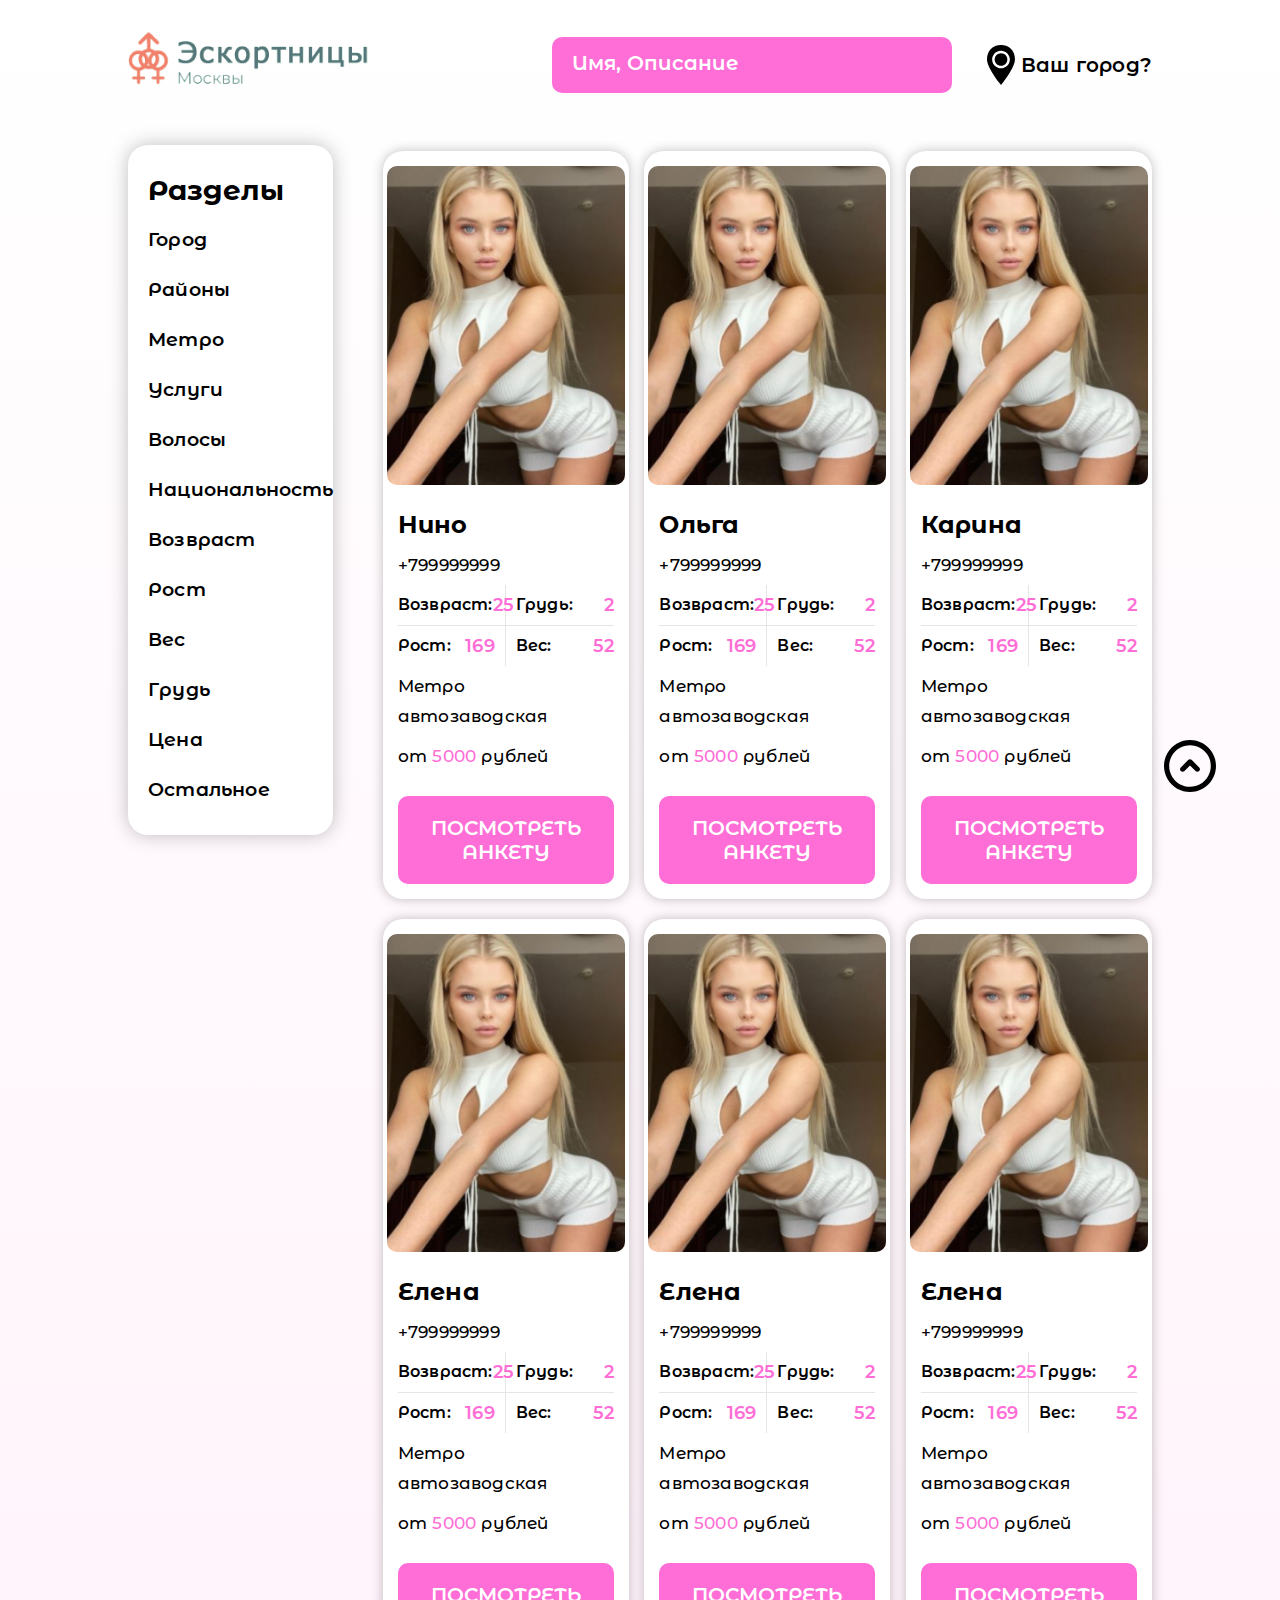
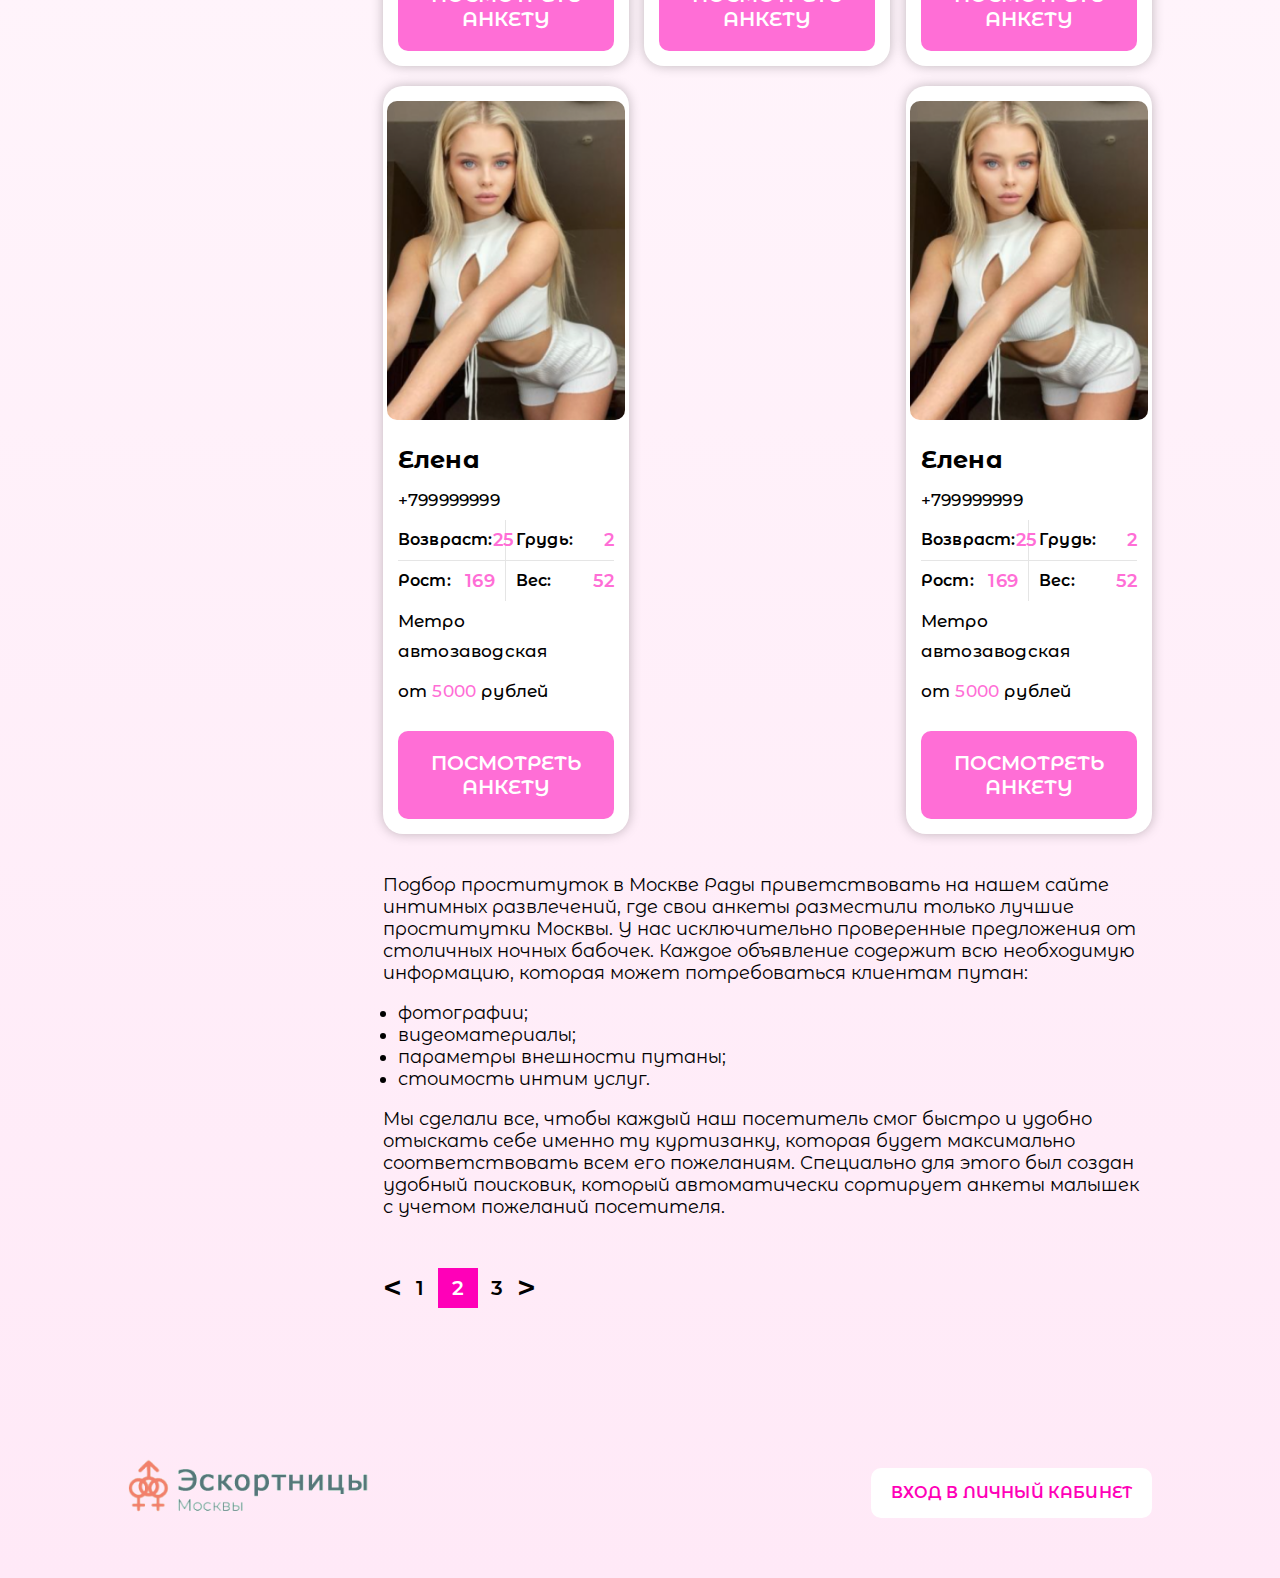
<file: index.html>
<!DOCTYPE html>
<html lang="en">
<head>
    <meta charset="UTF-8">
    <meta http-equiv="X-UA-Compatible" content="IE=edge">
    <meta name="viewport" content="width=device-width, initial-scale=1.0">
    <title>Document</title>
    <link rel="preconnect" href="https://fonts.googleapis.com">
    <link rel="preconnect" href="https://fonts.gstatic.com" crossorigin>
    <link href="https://fonts.googleapis.com/css2?family=Montserrat+Alternates:wght@300;400;500;600;700;800&display=swap"
        rel="stylesheet">
    <link rel="stylesheet" href="css/style.css">
    <script src="js/render.js" defer></script>
    <script src="js/main.js" defer></script>
</head>
<body>
    <header class="header">
        <div class="container ">
            <div class="header__block block">
                <a href="index.html" class="logo">
                    <img src="img/logo.png" alt="logo">
                </a>
                <div class="nav">
                    <input type="text" placeholder="Имя, Описание">
                    <a href="#" class="link nav__link">Ваш город?</a>
                </div>
                <!-- /.nav -->
            </div>
        </div>
        <!-- /.container -->
    </header>
    <!-- /.header -->
   <div class="container main1">
        <div class="col-3">                   
            <div class="panel__block">
                <div class="panel">
                    <h4 class="panel__title title">Разделы</h4>
                    <div class="panel__box">
                        <a href="#" class="link panel__link">Город</a>
                        <div class="panel__list">
                            <ul>
                                <li>Москва</li>
                                <li>Химки</li>
                                <li>Раменское</li>
                            </ul>
                        </div>
                        </div>
                        <!-- города -->
                        <div class="panel__box">
                            <a href="#" class="link panel__link">Районы</a>
                            <div class="panel__list">
                                <ul>
                                    <li>ВАО</li>
                                    <li>ЗАО</li>
                                    <li>Зеленоградский</li>
                                    <li>Новомосковский</li>
                                    <li>СВАО</li>
                                    <li>СЗАО</li>
                                    <li>ЮЗАО</li>
                                </ul>
                            </div>
                        </div>
                        <!-- районы -->
                        <div class="panel__box">
                            <a href="#" class="link panel__link">Метро</a>
                            <div class="panel__list">
                                <ul>
                                    <li>Авиамоторная</li>
                                    <li>Автозаводская</li>                                        
                                    <li>Багратионовская</li>
                                    <li>Баковка</li>
                                    <li>Балтийская</li>
                                    <li>Авиамоторная</li>
                                    <li>Автозаводская</li>
                                    <li>Багратионовская</li>
                                    <li>Баковка</li>
                                    <li>Балтийская</li>
                                    <li>Авиамоторная</li>
                                    <li>Автозаводская</li>
                                    <li>Багратионовская</li>
                                    <li>Баковка</li>
                                    <li>Балтийская</li>
                                    <li>Авиамоторная</li>
                                    <li>Автозаводская</li>
                                    <li>Багратионовская</li>
                                    <li>Баковка</li>
                                    <li>Балтийская</li>
                                    <li>Авиамоторная</li>
                                    <li>Автозаводская</li>
                                    <li>Багратионовская</li>
                                    <li>Баковка</li>
                                    <li>Авиамоторная</li>
                                    <li>Автозаводская</li>
                                    <li>Багратионовская</li>
                                    <li>Баковка</li>
                                    <li>Балтийская</li>
                                    <li>Авиамоторная</li>
                                    <li>Автозаводская</li>
                                    <li>Багратионовская</li>
                                    <li>Баковка</li>
                                    <li>Балтийская</li>
                                    <li>Авиамоторная</li>
                                    <li>Автозаводская</li>
                                    <li>Багратионовская</li>
                                    <li>Баковка</li>
                                </ul>
                            </div>
                        </div>
                        <!-- метро -->
                        <div class="panel__box">
                            <a href="#" class="link panel__link">Услуги</a>
                            <div class="panel__list">
                                <ul>
                                    <li><h4>ОСНОВНЫЕ</h4></li>
                                    <li>Классический секс</li>
                                    <li>Анальный секс</li>
                                    <li>Групповой секс</li>
                                    <li>Лесби</li>
                                    <li>Минет в презервативе</li>
                                    <li>Минет без презерватива</li>
                                    <li>Минет глубокий</li>
                                    <li>Минет в авто</li>
                                    <li>Куннилингус</li>
                                    <li>Двойное проникновение</li>
                                    <li>Игрушки</li>
                                    <li>Фетиш</li>

                                    <li><h4>ЭКСТРИМ</h4></li>
                                    <li>Золотой дождь выдача</li>
                                    <li>Золотой дождь прием</li>
                                    <li>Страпон</li>                                        
                                    <li>Фистинг классический</li>
                                    <li>Фистинг анальный</li>
                                    <li>Анилингус</li>  
                                    <li>Бандаж</li>                                      
                                    <li>Бдсм</li>
                                    <li>Госпожа</li>
                                    <li>Рабыня</li>
                                    <li>Ролевые игры</li>
                                    
                                    <li><h4>ДОПОЛНИТЕЛЬНО</h4></li>
                                    <li>Стриптиз</li>     
                                    <li>Эротический массаж</li>   
                                    <li>Эскорт</li>    
                                    <li>Семейным парам</li>
                                    <li>Копро</li>                            
                                    <li>Окончание на лицо</li>
                                    <li>Окончание в рот</li>
                                    
                                </ul>
                            </div>
                        </div>
                        <!-- услуги -->
                        <div class="panel__box">
                            <a href="#" class="link panel__link">Волосы</a>
                            <div class="panel__list">
                                <ul>
                                    <li>Блондинки</li>
                                    <li>Брюнетки</li>
                                    <li>Рыжие</li>
                                    <li>Шатенки</li>
                                    <li>Русые</li>
                                </ul>
                            </div>
                        </div>
                        <!-- волосы -->
                        <div class="panel__box">
                            <a href="#" class="link panel__link">Национальность</a>
                            <div class="panel__list">
                                <ul>
                                    <li>Русские</li>
                                    <li>Украинки</li>
                                    <li>Узбечки</li>
                                    <li>Армянки</li>
                                    <li>Азиатки</li>
                                    <li>Негритянки</li>
                                </ul>
                            </div>
                        </div>
                        <!-- Национальность -->
                        <div class="panel__box">
                            <a href="#" class="link panel__link">Возвраст</a>
                            <div class="panel__list">
                                <ul>
                                    <li>Юные</li>
                                    <li>Молодые</li>
                                    <li>Опытные</li>
                                    <li>Взрослые</li>
                                    <li>Зрелые</li>
                                    <li>Старые</li>
                                </ul>
                            </div>
                        </div>
                        <!-- Возвраст -->
                        <div class="panel__box">
                            <a href="#" class="link panel__link">Рост</a>
                            <div class="panel__list">
                                <ul>
                                    <li>Миниатюрные</li>
                                    <li>Среднего роста</li>
                                    <li>Высокие</li>
                                </ul>
                            </div>
                        </div>
                        <!-- Рост -->
                        <div class="panel__box">
                            <a href="#" class="link panel__link">Вес</a>
                            <div class="panel__list">
                                <ul>
                                    <li>Худые</li>
                                    <li>Толстые</li>
                                </ul>
                            </div>
                        </div>
                        <!-- Вес -->
                        <div class="panel__box">
                            <a href="#" class="link panel__link">Грудь</a>
                            <div class="panel__list">
                                <ul>
                                    <li>С большой грудью</li>
                                    <li>С маленькой грудь</li>
                                </ul>
                            </div>
                        </div>
                        <!-- Грудь -->
                        <div class="panel__box">
                            <a href="#" class="link panel__link">Цена</a>
                            <div class="panel__list">
                                <ul>
                                    <li>Дешевые</li>
                                    <li>Недорогие</li>
                                    <li>Дорогие</li>
                                    <li>Элитные</li>
                                    <li>VIP</li>
                                    <li>Модели</li>
                                </ul>
                            </div>
                        </div>
                        <!-- Цена -->
                        <div class="panel__box">
                            <a href="#" class="link panel__link">Остальное</a>
                            <div class="panel__list">
                                <ul>
                                    <li>Проверенные</li>
                                    <li>На выезд</li>                                            
                                    <li>Есть видео</li>
                                    <li>Новые</li>
                                    <li>В апартаментах</li>
                                    <li>На час</li>
                                    <li>На ночь</li>
                                    <li>Трансы</li>
                                    <li>Без ретуши</li>
                                </ul>
                            </div>
                        </div>
                        <!-- Остальное -->
                        <div class="panel__close"></div>
                </div>
                <!-- /.panel -->
            </div>
            <!-- /.panel__block -->                        
        </div> 
        <div class="col-7">
            <div class="catalog">
                <div class="cards block">
                    
                </div>
                <!-- /.cards col-8 -->
                <div class="text">
                    <p>Подбор проституток в Москве
                    Рады приветствовать на нашем сайте интимных развлечений, где свои анкеты разместили только лучшие проститутки Москвы. У
                    нас исключительно проверенные предложения от столичных ночных бабочек. Каждое объявление содержит всю необходимую
                    информацию, которая может потребоваться клиентам путан:</p>
                    <p>
                        <ul>
                            <li>фотографии;</li>
                            <li>видеоматериалы;</li>
                            <li>параметры внешности путаны;</li>
                            <li>стоимость интим услуг.</li>
                        </ul>
                    </p>
                    
                    <p>
                    Мы сделали все, чтобы каждый наш посетитель смог быстро и удобно отыскать себе именно ту куртизанку, которая будет
                    максимально соответствовать всем его пожеланиям. Специально для этого был создан удобный поисковик, который
                    автоматически сортирует анкеты малышек с учетом пожеланий посетителя.</p>
                </div>
                <div class="pagi">
                    <a href="#" class="pagi__btn"><</a>
                            <a href="#" class="pagi__num">1</a>
                            <a href="#" class="pagi__num activa__numb">2</a>
                            <a href="#" class="pagi__num">3</a>
                            <a href="#" class="pagi__btn">></a>

                </div>
                <!-- /.pagi -->
            </div>
            <!-- /.catalog -->
            
        </div>
        
   </div>
   <footer class="footer">
    <div class="container">
        <div class="block footer__block">
            <a href="index.html" class="logo">
                <img src="img/logo.png" alt="logo">
            </a>
            <a href="#" class="btn btn__footer">ВХОД В ЛИЧНЫЙ КАБИНЕТ</a>
        </div>
        <!-- /.block footer__block -->
    </div>
    <!-- /.container -->
   </footer>
   <!-- /.footer -->
<div class="up"></div>
</body>
</html>
</file>
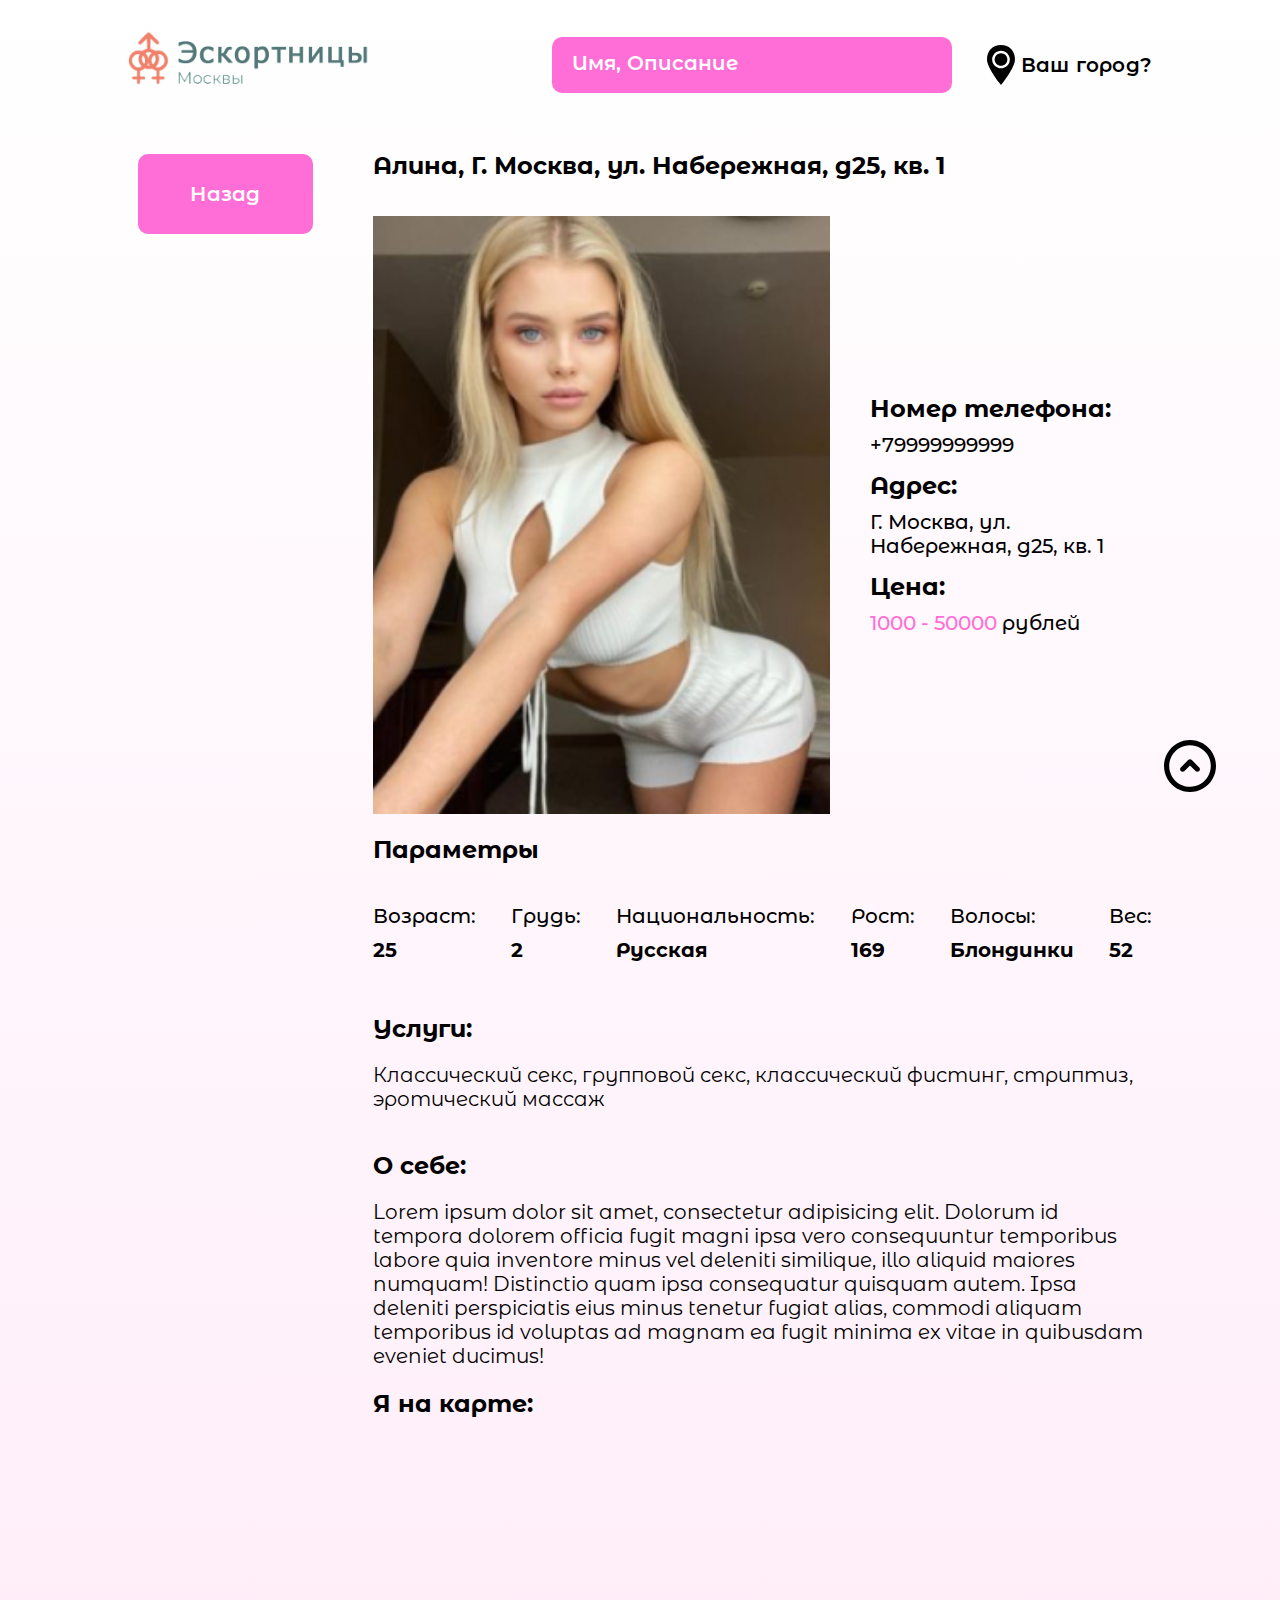
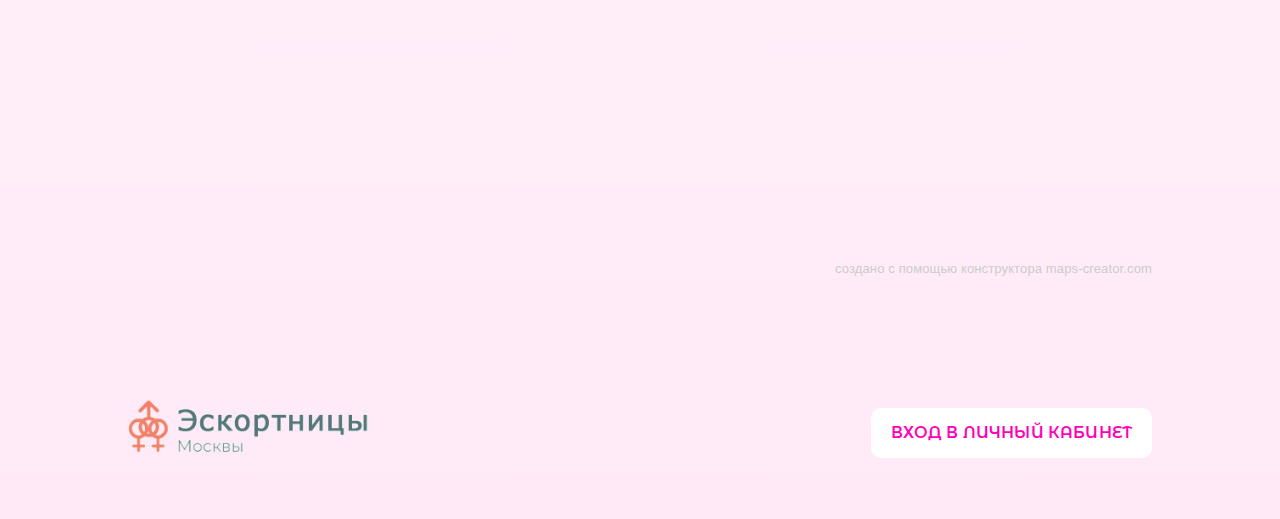
<file: show.html>
<!DOCTYPE html>
<html lang="en">
<head>
    <meta charset="UTF-8">
    <meta http-equiv="X-UA-Compatible" content="IE=edge">
    <meta name="viewport" content="width=device-width, initial-scale=1.0">
    <title>Document</title>
    <link rel="preconnect" href="https://fonts.googleapis.com">
    <link rel="preconnect" href="https://fonts.gstatic.com" crossorigin>
    <link href="https://fonts.googleapis.com/css2?family=Montserrat+Alternates:wght@300;400;500;600;700;800&display=swap"
        rel="stylesheet">
    <link rel="stylesheet" href="css/style.css">
    <script src="js/main.js" defer></script>
</head>
<body>
    <header class="header">
        <div class="container ">
            <div class="header__block block">
                <a href="index.html" class="logo">
                    <img src="img/logo.png" alt="logo">
                </a>
                <div class="nav">
                    <input type="text" placeholder="Имя, Описание">
                    <a href="#" class="link nav__link">Ваш город?</a>
                </div>
                <!-- /.nav -->
            </div>
        </div>
        <!-- /.container -->
    </header>
    <!-- /.header -->
   <div class="container main1">
        <div class="col-3">
            <a href="./index.html" class="btn btn__back">Назад</a>
        </div> 
        <div class="col-7">
            <h2 class="header__title">Алина, Г. Москва, ул. Набережная, д25, кв. 1 </h2>
            <div class="info">
                <div class="info__slider">
                    <div class="info__slide"><img class="info__img" src="img/girl.png" alt="Алина"></div>
                </div>
                <div class="info__content">
                    <div class="info__content__block">
                        <h2 class="info__content__title">Номер телефона:</h2>
                        <span class="info__content__text">+79999999999</span>
                    </div>
                    <div class="info__content__block">
                        <h2 class="info__content__title">Адрес:</h2>
                        <span class="info__content__text">Г. Москва, ул. Набережная, д25, кв. 1</span>
                    </div>
                    <div class="info__content__block">
                        <h2 class="info__content__title">Цена:</h2>
                        <span class="info__content__text"><span class="color">1000 - 50000</span> рублей</span>
                    </div>
                </div>
            </div>
            <h2 class="info__title">Параметры</h2>
            <div class="parameters">
                <div class="parameters__block">
                    <span class="parameters__name">Возраст:</span>
                    <span class="parameters__info">25</span>
                </div>
                <!-- /.parameters__block -->
                <div class="parameters__block">
                    <span class="parameters__name">Грудь:</span>
                    <span class="parameters__info">2</span>
                </div>
                <!-- /.parameters__block -->
                <div class="parameters__block">
                    <span class="parameters__name">Национальность:</span>
                    <span class="parameters__info">Русская</span>
                </div>
                <!-- /.parameters__block -->
                <div class="parameters__block">
                    <span class="parameters__name">Рост:</span>
                    <span class="parameters__info">169</span>
                </div>
                <!-- /.parameters__block -->
                <div class="parameters__block">
                    <span class="parameters__name">Волосы:</span>
                    <span class="parameters__info">Блондинки</span>
                </div>
                <!-- /.parameters__block -->
                <div class="parameters__block">
                    <span class="parameters__name">Вес:</span>
                    <span class="parameters__info">52</span>
                </div>
                <!-- /.parameters__block -->
                
            </div>
            <!-- /.parameters -->
            <div class="about">
                <h2 class="about__title">Услуги:</h2>
                <span class="about__text">Классический секс, групповой секс, классический фистинг, стриптиз, эротический
                    массаж</span>
            </div>
            <!-- /.parameters__block -->
            <div class="about">
                <h2 class="about__title">О себе:</h2>
                <span class="about__text">Lorem ipsum dolor sit amet, consectetur adipisicing elit. Dolorum id tempora dolorem officia fugit magni ipsa vero consequuntur temporibus labore quia inventore minus vel deleniti similique, illo aliquid maiores numquam!
                Distinctio quam ipsa consequatur quisquam autem. Ipsa deleniti perspiciatis eius minus tenetur fugiat alias, commodi aliquam temporibus id voluptas ad magnam ea fugit minima ex vitae in quibusdam eveniet ducimus!</span>
            </div>
            <!-- /.about -->
            
            <h2 class="info__title">Я на карте:</h2>
            <div class="map">
            <!-- Этот блок кода нужно вставить в ту часть страницы, где вы хотите разместить карту (начало) -->
            <div style="width: auto;height: 400px" id="map970a7gva"></div>
            <script>function YandexReadyHandler970a7gva() {
                    var map = new ymaps.Map("map970a7gva", {
                        center: [55.59413333691615, 38.39685820834704],
                        zoom: 10,
                        controls: ["zoomControl", "typeSelector"],
                        type: "yandex#map"
                    }, {
                        suppressMapOpenBlock: true
                    });
                    map.geoObjects.add(new ymaps.GeoObject({
                        geometry: {
                            type: "Point",
                            coordinates: [55.59160589303432, 38.30255888495588],
                            hideIconOnBalloonOpen: false
                        },
                        properties: {
                            balloonContent: decodeURIComponent("%3Cp%3E%D0%AF%20%D0%B7%D0%B4%D0%B5%D1%81%D1%8C%3C%2Fp%3E"),
                            iconCaption: decodeURIComponent("%D0%AF%20%D0%B7%D0%B4%D0%B5%D1%81%D1%8C"),
                            hintCaption: decodeURIComponent("%D0%AF%20%D0%B7%D0%B4%D0%B5%D1%81%D1%8C"),
                        }
                    }, {
                        preset: "islands#blackDotIconWithCaption",
                    })
                    ); return map;
                }</script>
            <script src="//api-maps.yandex.ru/2.1/?apikey=YOUR_API_KEY&lang=ru&onload=YandexReadyHandler970a7gva"
                type="text/javascript"></script>
            <div style="text-align: right;"><a href="https://maps-creator.com" target="_blank"
                    style="color: #ccc; font: 13px Arial, Helvetica, sans-serif;">создано с помощью конструктора
                    maps-creator.com</a></div>
            <!-- Этот блок кода нужно вставить в ту часть страницы, где вы хотите разместить карту (конец) -->
            </div>
        </div>
        <div class="up"></div>
   </div>
    <footer class="footer">
        <div class="container">
            <div class="block footer__block">
                <a href="index.html" class="logo">
                    <img src="img/logo.png" alt="logo">
                </a>
                <a href="#" class="btn btn__footer">ВХОД В ЛИЧНЫЙ КАБИНЕТ</a>
            </div>
            <!-- /.block footer__block -->
        </div>
        <!-- /.container -->
    </footer>
</body>
</html>
</file>
<file: css/style.css>
*{
    box-sizing: border-box;
    margin: 0;
    padding: 0;
    font-family: 'Montserrat Alternates', sans-serif;
    
}
body{
    background: linear-gradient(180deg, #FFFFFF 0%, #FFE9F7 100%);
    box-shadow: 0px 4px 4px rgba(0, 0, 0, 0.25);
}
.container{
    max-width: 1400px;
    width: 100%;
    margin: auto;
}

.logo > img{
    width: 85%;
}
.m-2{
    padding: 20px 0;
}
a{
    text-decoration: none;
    cursor: pointer;
    color: black;
    font-weight: 600;
    font-size: 20px;
    letter-spacing: 0.01em;
    line-height: 40px;
}
input{
    border:none;
    outline: none;
    padding: 20px 20px;
    background: #ff6ed6;
    border-radius: 10px;
}
input::placeholder{
    font-weight: 600;
    font-size: 20px;
    color: #FFFFFF;
}
.title{
    font-weight: 700;
    font-size: 28px;
    line-height: 50px;
}
.color{
    color: #ff6ed6;
}
.btn{
    border: none;
    outline: none;
    cursor: pointer;
    background: #ff6ed6;
    color: #fff;
    font-weight: 600;
    font-size: 20px;
    padding: 20px;
    border-radius: 10px;
}
.block{
    display: flex;
    justify-content: space-between;
    flex-wrap: wrap;
}
.main1{
    display: flex;
    justify-content: flex-end;
    align-items: stretch;
}
.col-3{
    padding: 20px 0;
    width: 20%;
    
}
.col-7{
    padding-top: 50px;
    padding-bottom: 20px;
    width: 80%;
    margin-left: 50px;
}
.header__block{
    padding-top: 30px;
}
.nav{
    max-width: 600px;
    width: 100%;
    display: flex;
    align-items: center;
    justify-content: space-between;
}
.nav > input{
    max-width: 400px;
    width: 100%;
}
.nav__link{
    display: flex;
    background: url('../img/location.svg') no-repeat left;
    padding-left: 40px;
}

.main{
    padding-top: 50px;
    padding-bottom: 50px;
    display: flex;
    justify-content: space-around;
    align-items: flex-start;
}
.panel{
    padding: 20px 20px;
    display: flex;
    flex-direction: column;
    background: rgb(255, 255, 255);
    box-shadow: 0px 0px 19px rgba(0, 0, 0, 0.25);
    width: 100%;
    margin-top: 30px;
    border-radius: 20px;
}


.panel__link{
    display: flex;
    position: relative;
    margin: 5px 0;
    width: 100%;
}
.panel__link:hover,
.panel__link:focus{
    cursor: pointer;
    animation: showA .3s both;
}

.panel__box{
    position: relative;
    display: flex;
}
.panel__list{
    display: none;
    flex-direction: column;
    background: #fff;
    color: #ff6ed6;
    padding: 20px;
    position: absolute;
    left: 100%;
    top: 0;
    width: 750px;
    z-index: 100;
    animation: showDiv .3s both;
    box-shadow: 0px 0px 10px rgba(0, 0, 0, 0.2);
}
.open{
    display: flex;
    animation: showDiv .3s both;
}

@keyframes showA {
    100% {
        opacity: 1;
        color: #ff6ed6;
    }
}
@keyframes showDiv {
    0%{
        opacity: 0;
    }
    100% {
        opacity: 1;
    }
}



.panel__list > ul {
    display: flex;
    flex-wrap: wrap;
    list-style: none;
    font-weight: 500;
    font-size: 20px;
    max-height: 400px;
    line-height: 50px;
    overflow-y: auto;
}
.panel__list>ul > li{
    width: 45%;
}
.info__slide{
    width: 457px;
    height: 598px;
}

.card{
    display: flex;
    flex-direction: column;
    width: 32%;
    background: #fff;
    padding: 15px;
    margin-bottom: 20px;
    box-shadow: 0px 0px 12px rgba(0, 0, 0, 0.25);
    border-radius: 20px;
}

.girl{
    width: 238px;
    border-radius: 10px;
}

.slide{
    display: flex;
    justify-content: center;
}
.text__card{
    font-weight: 500;
    font-size: 20px;
    line-height: 30px;
    padding: 5px 0;
}
.card > h4{
    font-size: 24px;
    font-weight: 700;
    margin-top: 20px;
}
.text__table{
    width: 100%;
    display: flex;
    flex-wrap: wrap;
}
.text__row{
    display: flex;
    justify-content: space-between;
    width: 50%;
}
.text__row:nth-child(odd){
    border-right: 1px solid rgba(0, 0, 0, .1); 
    padding-right: 10px;
}
.text__row:nth-child(even){
    padding-left: 10px;
}
.text__row:nth-child(3){
    border-top: 1px solid rgba(0, 0, 0, .1);        
}
.text__row:nth-child(4) {
    border-top: 1px solid rgba(0, 0, 0, .1);
}
.text__row > p{
    font-size: 16px;
}
.text__row > span {
    font-size: 18px;    
}
.text__btn{
    margin-top: 20px;
}
.pagi{
    display: flex;
    justify-content: space-between;
    align-items: center;
    width: 20%;
    padding: 30px 0;
    margin-bottom: 100px;
}
.pagi__btn{
    font-size: 32px;
}
.activa__numb{
    display: block;
    align-items: center;
    text-align: center;
    width: 40px;
    background: rgb(255, 0, 184);
    color: #fff;
}

.footer{
    position: relative;
    width: 100%;
    z-index: 100;
}

.footer__logo > img{
    width: 400px;
}
.footer__block{
    padding-bottom: 50px;
    align-items: center;
}

.btn__footer{
    display: flex;
    justify-content: center;
    align-items: center;
    height: 50px;
    font-size: 16px;
    background-color: #fff;
    color: rgb(255, 0, 184);
}

.up{
    width: 52px;
    height: 52px;
    position: fixed;
    bottom: 12%;
    right: 5%;
    background: url("../img/up.svg") no-repeat center / cover;
    cursor: pointer;
    z-index: 1000;
}
.text{
    margin: 20px 0;
    display: flex;
    flex-direction: column;
    align-items: baseline;
    font-size: 18px;
}
.text > ul{
    padding: 1% 1% 1% 2%;
    margin: 10px 0;
}

.btn__back{
    width: 90%;
    display: flex;
    justify-content: center;
    margin: auto;
    margin-top: 33px;
    transition: background-color 0.2s;
}

.btn__back:hover{
    background-color: #a8a8a8;
}

.info{
    display: flex;
    align-items: center;
    margin-top: 36px;
}


.info__img{
    width: 100%;
    height: 100%;
}

.info__content{
    max-width: 50%;
    margin-left: 40px;
}

.info__content__block:not(:last-child){
    margin-bottom: 14px;
}

.info__content__title{
    font-size: 24px;
    margin-bottom: 10px;
}

.info__content__text{
    font-size: 20px;
    font-weight: 500;
}


.info__title{
    font-size: 24px;
    margin-top: 21px;
    margin-bottom: 40px;
}

.parameters{
    display: flex;
    justify-content: space-between;
    align-items: baseline;
    flex-wrap: wrap;
    font-weight: 500;
}

.parameters__block{
    display: flex;
    flex-direction: column;
    justify-content: space-between;
    align-items: flex-start;
}
.parameters__block:not(:last-child){
    margin-bottom: 12px;
}

.parameters__name{
    font-size: 20px;
    margin-bottom: 10px;
}

.parameters__info{
    font-size: 20px;
    max-width: 368px;
    text-align: right;
    font-weight: bold;
}

.about{
    margin-top: 40px;
}

.about__title{
    font-size: 24px;
    margin-bottom: 20px;
}

.about__text{
    font-size: 20px;
    font-weight: 500px;
}

.map{
    width: 100%;
    height: 400px;
    margin-bottom: 120px;
}
.panel__close {
    width: 20px;
    height: 20px;
    background: url("../img/close.svg") no-repeat center / cover;
    position: fixed;
    top: 0;
    right: 0;
    margin: 35px;
    display: none;
}

@media screen and (max-width: 1280px) {
    .container{
        max-width: 1024px;
    }
    .card{
        width: 32%;
    }
    .text__card {
        font-size: 17px;
    }
    .panel{
        margin-top: 24px;
    }
    .panel__link{
        font-size: 19px;
    }
    .up{
        right: 5%;
    }
}

@media screen and (max-width: 1024px) {
    .container{
        max-width: 768px;
    }
    .card{
        width: 48%;
    }
    .col-7{
        padding-top: 20px;
    }
    .panel{
        margin-left: 0;
        margin-right: 0;
        padding: 20px 22px;
    }
    .pagi{
        width: 30%;
    }
    .logo > img{
        width: 100%;
    }
    .info {
        margin-top: 20px;
    }
    .btn__back{
        margin-top: 43px;
    }
    .up{
        right: 5%;
    }
    .panel__list>ul>li {
        width: 100%;
    }
}

@media screen and (max-width: 768px) {
    .container{
        max-width: 480px;
    }
    .col-3{
        position: absolute;
        top: 0;
        left: 0;
        width: 100%;
    }
    .col-7{
        width: 100%;
        margin-left: 0;
        margin-top: 130px;
    }
    .main1{
        display: flex;
        flex-wrap: wrap;
    }
    .logo > img{
        width: 35%;
        margin-top: 15px;
    }
    .panel__block {
        width: 40px;
        height: 40px;
        background: url("../img/burger_menu.png") no-repeat center / cover;
        position: absolute;
        top: 0;
        right: 0;
        margin: 40px;
    }

    .panel {
        position: fixed;
        left: 0;
        top: 0;
        margin: auto;
        width: 100%;
        background: #fff;
        z-index: 5;
        transform: translateY(-100%);
        transition: transform 0.3s;
        overflow: scroll;
        max-height: 100vh;
    }

    .panel-open {
        transform: translateY(0);
    }

    .panel__close {
        display: block;
    }
    .footer__logo{
        display: none;
    }
    .btn__footer{
        right: 50%;
        margin-right: -155px;
    }
    .up{
        bottom: 1%;
        right: 1%;
    }
    

    .panel__list {
        left: 0;
        max-width: 280px;
        position: static;
    }

    .panel__box {
        flex-direction: column;
    }
    .btn{
        font-size: 16px!important;
    }
    .btn__back{
        padding: 0;
        margin-top: 0;
    }
    .header__title{
        margin-top: 15px;
    }
}

@media screen and (max-width:480px) {
    .container{
        max-width: 320px;
    }
    .logo > img{
        width: 60%;
    }
    
    .header__title{
        font-size: 18px;
        line-height: 1.5;
    }
    .text__card{
        font-size: 13px;
        line-height: 1.5;
    }
    .card > h4{
        font-size: 18px;
        line-height: 1.5;
    }
    .btn__footer{
        font-size: 18px;
    }
    .pagi__btn{
        font-size: 20px;
    }
    .pagi__num{
        font-size: 18px;
    }
    .pagi{
        width: 40%;
    }
    .up{
        width: 30px;
        height: 30px;
    }
    .parameters__info{
        text-align: left;
    }
    .info{
        flex-wrap: wrap;
        margin-top: 10px;
    }
    .info__slide{
        width: 100%;
        height: 100%;
    }
    .info__slider{
        width: 100%;
    }
    .parameters__block{ 
        flex-direction: column;
    }
    .info__content{
        margin-left: 0;
    }
    .info__title{
        font-size: 20px;
        margin-bottom: 10px;
    }
    h2{
        font-size: 20px!important;
    }
    span{
        font-size: 16px!important;
    }
    .text{
        font-size: 14px;
        line-height: 1.5;
    }
}
</file>
